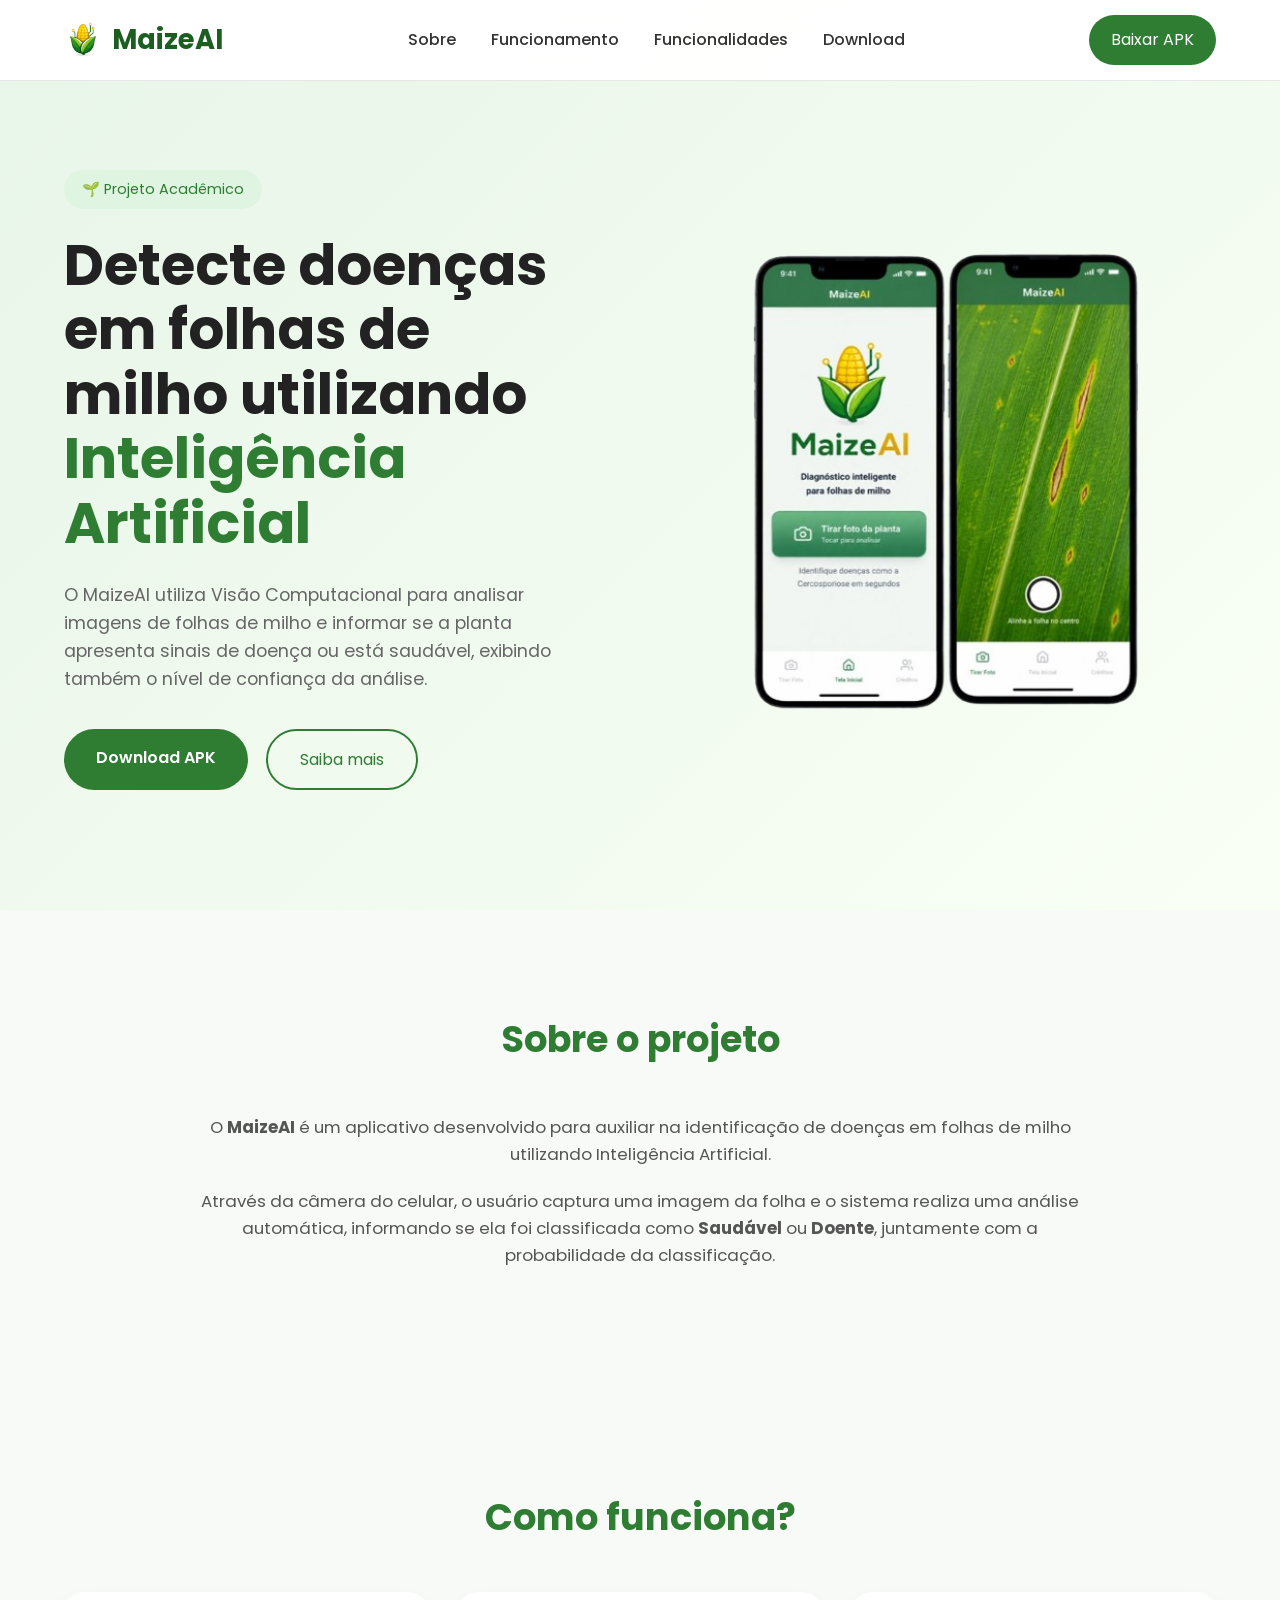
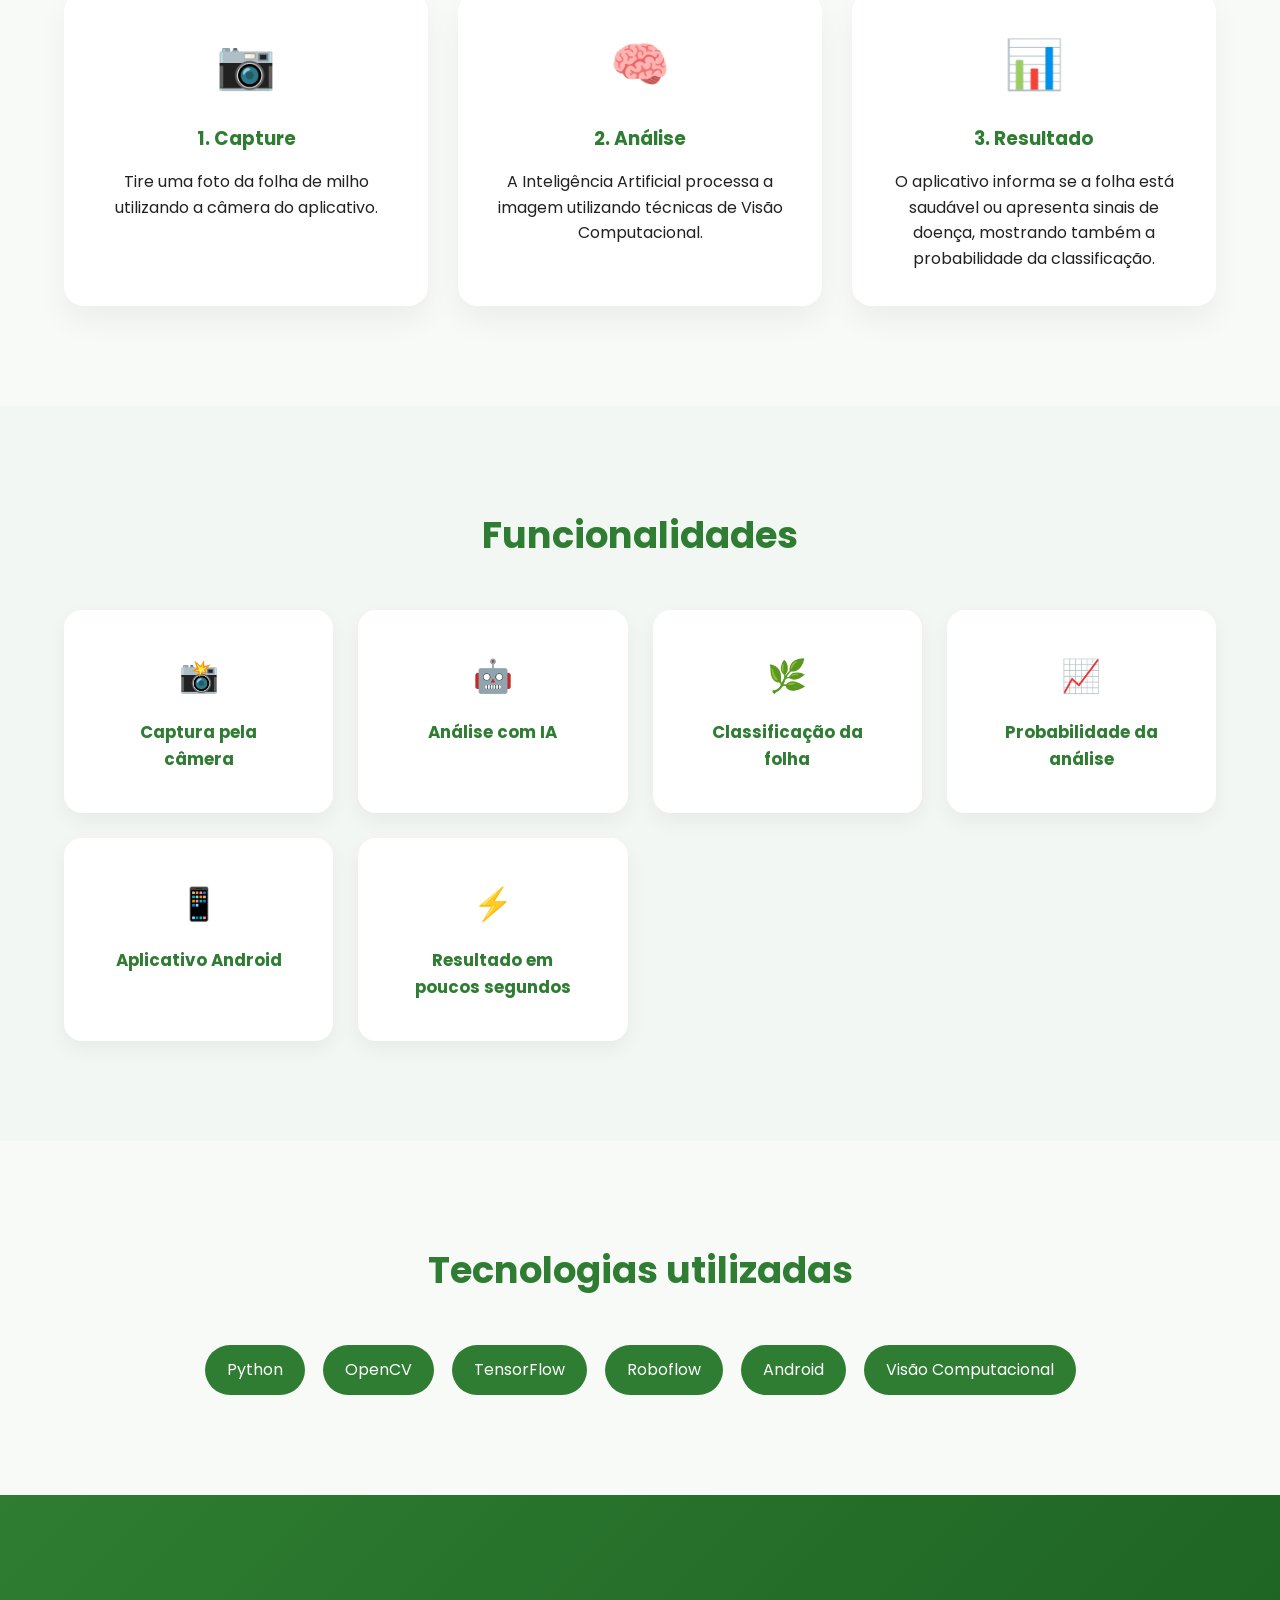
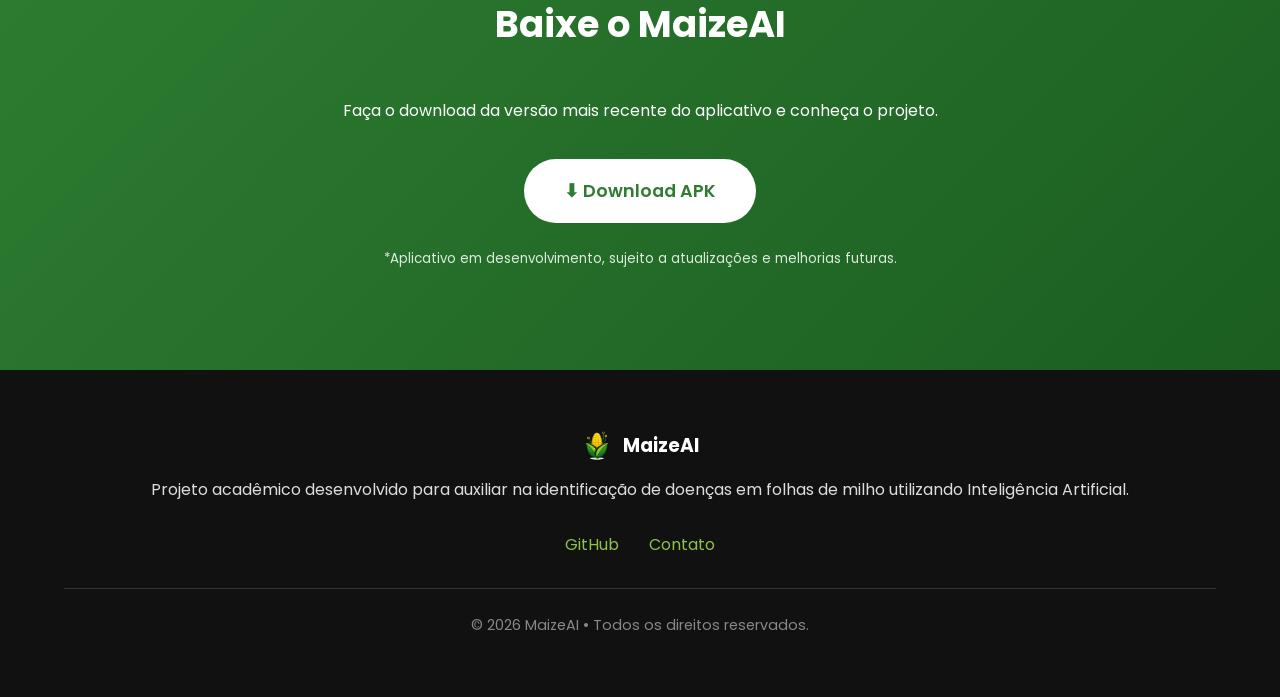
<file: info page/index.html>
<!DOCTYPE html>
<html lang="pt-BR">
<head>
    <meta charset="UTF-8">
    <meta name="viewport" content="width=device-width, initial-scale=1.0">
    <title>MaizeAI | Inteligência Artificial para o Campo</title>

    <link rel="preconnect" href="https://fonts.googleapis.com">
    <link rel="preconnect" href="https://fonts.gstatic.com" crossorigin>
    <link href="https://fonts.googleapis.com/css2?family=Poppins:wght@300;400;500;600;700&display=swap" rel="stylesheet">

    <link rel="stylesheet" href="styles.css">
</head>
<body>

    <!-- ================= HEADER ================= -->

    <header>
        <div class="container">
            <a href="#" class="logo">
                <img src="img/logo-min.png" alt="Logo MaizeAI">
                <span>MaizeAI</span>
            </a>

            <nav>
                <ul>
                    <li><a href="#sobre">Sobre</a></li>
                    <li><a href="#funcionamento">Funcionamento</a></li>
                    <li><a href="#funcionalidades">Funcionalidades</a></li>
                    <li><a href="#download">Download</a></li>
                </ul>
            </nav>

            <a href="#download" class="btn-header">
                Baixar APK
            </a>
        </div>
    </header>

    <!-- ================= HERO ================= -->

    <section class="hero">

        <div class="container hero-content">

            <div class="hero-text">

                <span class="tag">
                    🌱 Projeto Acadêmico
                </span>

                <h1>
                    Detecte doenças em folhas de milho utilizando
                    <span>Inteligência Artificial</span>
                </h1>

                <p>
                    O MaizeAI utiliza Visão Computacional para analisar
                    imagens de folhas de milho e informar se a planta
                    apresenta sinais de doença ou está saudável,
                    exibindo também o nível de confiança da análise.
                </p>

                <div class="hero-buttons">

                    <a href="#download" class="btn-primary">
                        Download APK
                    </a>

                    <a href="#sobre" class="btn-secondary">
                        Saiba mais
                    </a>

                </div>

            </div>

            <div class="hero-image">

                <img src="img/app-preview.png"
                        alt="Prévia do aplicativo">

            </div>

        </div>

    </section>

    <!-- ================= SOBRE ================= -->

    <section id="sobre" class="about">

        <div class="container">

            <h2>Sobre o projeto</h2>

            <p>

                O <strong>MaizeAI</strong> é um aplicativo desenvolvido para
                auxiliar na identificação de doenças em folhas de milho
                utilizando Inteligência Artificial.

            </p>

            <p>

                Através da câmera do celular, o usuário captura uma
                imagem da folha e o sistema realiza uma análise
                automática, informando se ela foi classificada como
                <strong>Saudável</strong> ou
                <strong>Doente</strong>, juntamente com a probabilidade
                da classificação.

            </p>

        </div>

    </section>

    <!-- ================= FUNCIONAMENTO ================= -->

    <section id="funcionamento" class="how">

        <div class="container">

            <h2>Como funciona?</h2>

            <div class="cards">

                <div class="card">

                    <div class="icon">📷</div>

                    <h3>1. Capture</h3>

                    <p>
                        Tire uma foto da folha de milho utilizando
                        a câmera do aplicativo.
                    </p>

                </div>

                <div class="card">

                    <div class="icon">🧠</div>

                    <h3>2. Análise</h3>

                    <p>
                        A Inteligência Artificial processa a imagem
                        utilizando técnicas de Visão Computacional.
                    </p>

                </div>

                <div class="card">

                    <div class="icon">📊</div>

                    <h3>3. Resultado</h3>

                    <p>
                        O aplicativo informa se a folha está saudável
                        ou apresenta sinais de doença, mostrando
                        também a probabilidade da classificação.
                    </p>

                </div>

            </div>

        </div>

    </section>

    <!-- ================= FUNCIONALIDADES ================= -->

    <section id="funcionalidades" class="features">

        <div class="container">

            <h2>Funcionalidades</h2>

            <div class="feature-grid">

                <div class="feature">
                    📸
                    <h3>Captura pela câmera</h3>
                </div>

                <div class="feature">
                    🤖
                    <h3>Análise com IA</h3>
                </div>

                <div class="feature">
                    🌿
                    <h3>Classificação da folha</h3>
                </div>

                <div class="feature">
                    📈
                    <h3>Probabilidade da análise</h3>
                </div>

                <div class="feature">
                    📱
                    <h3>Aplicativo Android</h3>
                </div>

                <div class="feature">
                    ⚡
                    <h3>Resultado em poucos segundos</h3>
                </div>

            </div>

        </div>

    </section>

    <!-- ================= TECNOLOGIAS ================= -->

    <section class="tech">

        <div class="container">

            <h2>Tecnologias utilizadas</h2>

            <div class="tech-list">

                <span>Python</span>
                <span>OpenCV</span>
                <span>TensorFlow</span>
                <span>Roboflow</span>
                <span>Android</span>
                <span>Visão Computacional</span>

            </div>

        </div>

    </section>

    <!-- ================= DOWNLOAD ================= -->

    <section id="download" class="download">

        <div class="container">

            <h2>Baixe o MaizeAI</h2>

            <p>

                Faça o download da versão mais recente do aplicativo
                e conheça o projeto.

            </p>

            <a href="#"
                class="btn-download">

                ⬇ Download APK

            </a>

            <small>

                *Aplicativo em desenvolvimento, sujeito a atualizações e melhorias futuras.

            </small>

        </div>

    </section>

    <!-- ================= FOOTER ================= -->

    <footer>

        <div class="container">

            <h3 class="footer-brand">
                <img src="img/logo-min.png" alt="Logo MaizeAI">
                <span>MaizeAI</span>
            </h3>

            <p>

                Projeto acadêmico desenvolvido para auxiliar na
                identificação de doenças em folhas de milho
                utilizando Inteligência Artificial.

            </p>

            <div class="footer-links">

                <a href="https://github.com/Vanderlei13/PI-2026">GitHub</a>
                <a href="mailto:calibernieri4@gmail.com">Contato</a>

            </div>

            <hr>

            <p class="copy">

                © 2026 MaizeAI • Todos os direitos reservados.

            </p>

        </div>

    </footer>

    <script src="script.js"></script>

</body>
</html>
</file>
<file: info page/styles.css>
/* ===========================
   MaizeAI - style.css
=========================== */

*{
    margin:0;
    padding:0;
    box-sizing:border-box;
}

html{
    scroll-behavior:smooth;
}

body{
    font-family:'Poppins',sans-serif;
    background:#f8faf7;
    color:#222;
    line-height:1.6;
}

img{
    max-width:100%;
    display:block;
}

a{
    text-decoration:none;
}

.container{
    width:min(1200px,90%);
    margin:auto;
}

/* ===========================
            HEADER
=========================== */

header{
    position:fixed;
    top:0;
    left:0;
    width:100%;
    background:rgba(255,255,255,.95);
    backdrop-filter:blur(12px);
    z-index:1000;
    border-bottom:1px solid #e7e7e7;
}

header .container{
    height:80px;
    display:flex;
    justify-content:space-between;
    align-items:center;
}

.logo{
    display:flex;
    align-items:center;
    gap:10px;
    font-size:1.7rem;
    font-weight:700;
    color:#2E7D32;
}

.logo img{
    width:38px;
    height:38px;
    object-fit:contain;
}

.logo span{
    color:#1b5e20;
}

nav ul{
    display:flex;
    list-style:none;
    gap:35px;
}

nav a{
    color:#333;
    font-weight:500;
    transition:.25s;
}

nav a:hover{
    color:#2E7D32;
}

.btn-header{
    background:#2E7D32;
    color:#fff;
    padding:12px 22px;
    border-radius:40px;
    transition:.3s;
}

.btn-header:hover{
    background:#1B5E20;
    transform:translateY(-2px);
}

/* ===========================
            HERO
=========================== */

.hero{
    padding:170px 0 120px;
    background:
    linear-gradient(135deg,#e8f5e9,#f9fff5);
}

.hero-content{
    display:grid;
    grid-template-columns:1fr 1fr;
    align-items:center;
    gap:70px;
}

.tag{
    display:inline-block;
    background:#dff5e1;
    color:#2E7D32;
    padding:8px 18px;
    border-radius:30px;
    font-size:.9rem;
    margin-bottom:25px;
}

.hero h1{
    font-size:3.5rem;
    line-height:1.15;
    margin-bottom:25px;
}

.hero h1 span{
    color:#2E7D32;
}

.hero p{
    color:#666;
    font-size:1.1rem;
    margin-bottom:35px;
}

.hero-buttons{
    display:flex;
    gap:18px;
    flex-wrap:wrap;
}

.btn-primary{
    background:#2E7D32;
    color:#fff;
    padding:16px 32px;
    border-radius:40px;
    font-weight:600;
    transition:.3s;
}

.btn-primary:hover{
    transform:translateY(-4px);
    box-shadow:0 12px 25px rgba(46,125,50,.25);
}

.btn-secondary{
    border:2px solid #2E7D32;
    color:#2E7D32;
    padding:16px 32px;
    border-radius:40px;
    transition:.3s;
}

.btn-secondary:hover{
    background:#2E7D32;
    color:#fff;
}

.hero-image{
    display:flex;
    justify-content:center;
}

.hero-image img{
    width:min(520px,100%);
    border-radius:0;
    box-shadow:none;
    border:none;
}

/* ===========================
           SECTIONS
=========================== */

section{
    padding:100px 0;
}

section h2{
    text-align:center;
    color:#2E7D32;
    font-size:2.3rem;
    margin-bottom:45px;
}

.about p{
    max-width:900px;
    margin:20px auto;
    text-align:center;
    color:#555;
    font-size:1.05rem;
}

/* ===========================
        HOW IT WORKS
=========================== */

.cards{
    display:grid;
    grid-template-columns:repeat(3,1fr);
    gap:30px;
}

.card{
    background:white;
    padding:35px;
    border-radius:20px;
    text-align:center;
    box-shadow:0 15px 30px rgba(0,0,0,.05);
    transition:.3s;
}

.card:hover{
    transform:translateY(-8px);
}

.icon{
    font-size:3rem;
    margin-bottom:20px;
}

.card h3{
    color:#2E7D32;
    margin-bottom:15px;
}

/* ===========================
        FEATURES
=========================== */

.features{
    background:#f2f7f3;
}

.feature-grid{
    display:grid;
    grid-template-columns:repeat(auto-fit,minmax(250px,1fr));
    gap:25px;
}

.feature{
    background:white;
    padding:40px;
    text-align:center;
    border-radius:18px;
    font-size:2rem;
    box-shadow:0 8px 20px rgba(0,0,0,.05);
    transition:.3s;
}

.feature:hover{
    transform:translateY(-6px);
}

.feature h3{
    margin-top:18px;
    color:#2E7D32;
    font-size:1.05rem;
}

/* ===========================
        TECHNOLOGIES
=========================== */

.tech-list{
    display:flex;
    justify-content:center;
    gap:18px;
    flex-wrap:wrap;
}

.tech-list span{
    background:#2E7D32;
    color:white;
    padding:12px 22px;
    border-radius:40px;
    transition:.3s;
}

.tech-list span:hover{
    background:#1B5E20;
}

/* ===========================
        DOWNLOAD
=========================== */

.download{
    background:linear-gradient(135deg,#2E7D32,#1B5E20);
    color:white;
    text-align:center;
}

.download h2{
    color:white;
}

.download p{
    margin-bottom:35px;
}

.btn-download{
    display:inline-block;
    background:white;
    color:#2E7D32;
    padding:18px 40px;
    border-radius:50px;
    font-size:1.1rem;
    font-weight:600;
    transition:.3s;
}

.btn-download:hover{
    transform:scale(1.05);
}

.download small{
    display:block;
    margin-top:25px;
    opacity:.85;
}

/* ===========================
        FOOTER
=========================== */

footer{
    background:#111;
    color:#ddd;
    text-align:center;
    padding:60px 0;
}

footer h3{
    color:white;
    margin-bottom:15px;
}

.footer-brand{
    display:flex;
    justify-content:center;
    align-items:center;
    gap:10px;
    margin-bottom:15px;
}

.footer-brand img{
    width:32px;
    height:32px;
    object-fit:contain;
}

.footer-links{
    display:flex;
    justify-content:center;
    gap:30px;
    margin:30px 0;
}

.footer-links a{
    color:#8bc34a;
}

.footer-links a:hover{
    color:white;
}

footer hr{
    border:none;
    height:1px;
    background:#333;
    margin:25px 0;
}

.copy{
    font-size:.9rem;
    color:#888;
}

/* ===========================
        RESPONSIVO
=========================== */

@media(max-width:900px){

    nav{
        display:none;
    }

    .hero-content{
        grid-template-columns:1fr;
        text-align:center;
    }

    .hero h1{
        font-size:2.5rem;
    }

    .hero-buttons{
        justify-content:center;
    }

    .hero-image{
        order:-1;
    }

    .hero-image img{
        width:280px;
    }

    .cards{
        grid-template-columns:1fr;
    }

}

@media(max-width:600px){

    section{
        padding:70px 0;
    }

    .hero{
        padding-top:140px;
    }

    .hero h1{
        font-size:2rem;
    }

    .btn-primary,
    .btn-secondary,
    .btn-download{
        width:100%;
        text-align:center;
    }

    .feature-grid{
        grid-template-columns:1fr;
    }

    .footer-links{
        flex-direction:column;
        gap:15px;
    }

}
</file>
